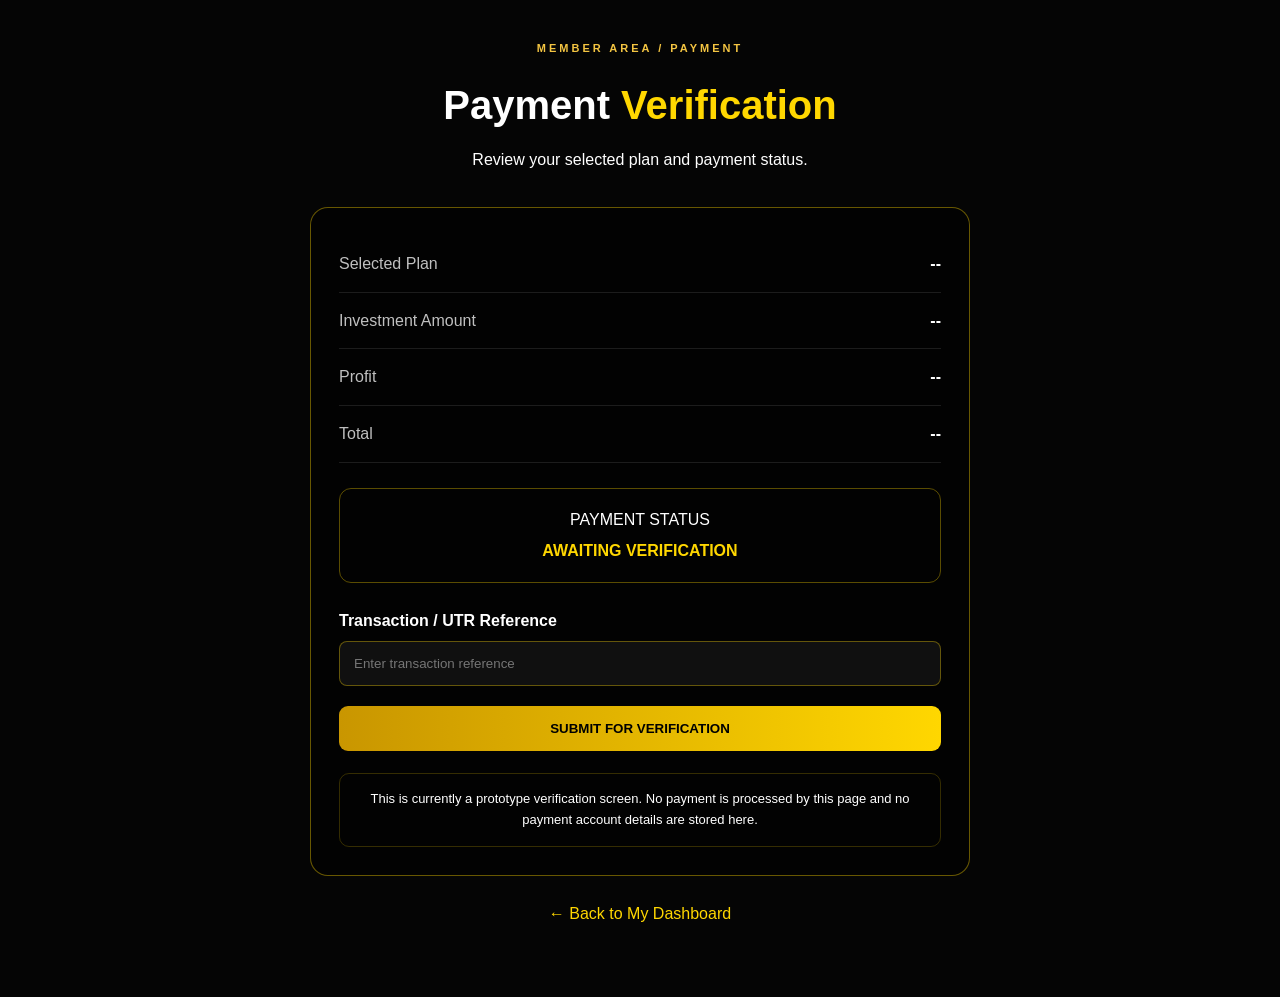
<file: Payment.html>
<!DOCTYPE html>
<html lang="en">
<head>
  <meta charset="UTF-8">
  <meta name="viewport" content="width=device-width, initial-scale=1.0">

  <title>Freedom Finance - Payment</title>

  <link rel="stylesheet" href="style.css">

  <style>
    .payment-page {
      max-width: 700px;
      margin: auto;
      padding: 40px 20px 70px;
    }

    .payment-heading {
      text-align: center;
      margin-bottom: 35px;
    }

    .payment-heading h1 {
      font-size: 40px;
      margin: 10px 0;
    }

    .payment-heading span {
      color: gold;
    }

    .payment-card {
      padding: 28px;
      border: 1px solid rgba(255,215,0,.4);
      border-radius: 18px;
      background: rgba(0,0,0,.45);
    }

    .payment-row {
      display: flex;
      justify-content: space-between;
      gap: 20px;
      padding: 15px 0;
      border-bottom: 1px solid rgba(255,255,255,.1);
    }

    .payment-row span:first-child {
      opacity: .75;
    }

    .payment-row span:last-child {
      font-weight: 800;
      text-align: right;
    }

    .payment-status {
      margin: 25px 0;
      padding: 18px;
      border: 1px solid rgba(255,215,0,.35);
      border-radius: 12px;
      text-align: center;
    }

    .payment-status strong {
      color: gold;
      display: block;
      margin-top: 6px;
    }

    .utr-label {
      display: block;
      margin: 20px 0 8px;
      font-weight: 700;
    }

    .utr-input {
      width: 100%;
      padding: 14px;
      box-sizing: border-box;
      border-radius: 8px;
      border: 1px solid rgba(255,215,0,.35);
      background: rgba(255,255,255,.06);
      color: white;
      outline: none;
    }

    .submit-btn {
      width: 100%;
      margin-top: 20px;
      padding: 15px;
      border: none;
      border-radius: 9px;
      background: linear-gradient(90deg,#c99600,#ffd700);
      color: #000;
      font-weight: 900;
      cursor: pointer;
    }

    .demo-note {
      margin-top: 22px;
      padding: 15px;
      border-radius: 10px;
      border: 1px solid rgba(255,215,0,.2);
      font-size: 13px;
      line-height: 1.6;
      text-align: center;
    }

    .back-link {
      display: block;
      text-align: center;
      margin-top: 25px;
      color: gold;
      text-decoration: none;
    }
  </style>
</head>

<body>

<div class="payment-page">

  <div class="payment-heading">

    <p class="section-number">
      MEMBER AREA / PAYMENT
    </p>

    <h1>
      Payment <span>Verification</span>
    </h1>

    <p class="community-text">
      Review your selected plan and payment status.
    </p>

  </div>


  <div class="payment-card">

    <div class="payment-row">
      <span>Selected Plan</span>
      <span id="planName">--</span>
    </div>

    <div class="payment-row">
      <span>Investment Amount</span>
      <span id="planAmount">--</span>
    </div>

    <div class="payment-row">
      <span>Profit</span>
      <span id="planProfit">--</span>
    </div>

    <div class="payment-row">
      <span>Total</span>
      <span id="planTotal">--</span>
    </div>


    <div class="payment-status">

      PAYMENT STATUS

      <strong>AWAITING VERIFICATION</strong>

    </div>


    <label class="utr-label">
      Transaction / UTR Reference
    </label>

    <input
      type="text"
      id="utr"
      class="utr-input"
      placeholder="Enter transaction reference">


    <button
      class="submit-btn"
      onclick="submitPayment()">

      SUBMIT FOR VERIFICATION

    </button>


    <div class="demo-note">

      This is currently a prototype verification screen.
      No payment is processed by this page and no payment
      account details are stored here.

    </div>

  </div>


  <a
    href="member-dashboard.html"
    class="back-link">

    ← Back to My Dashboard

  </a>

</div>


<script>

const planName =
  localStorage.getItem("selectedPlan") || "--";

const planAmount =
  localStorage.getItem("selectedAmount") || "--";

const planProfit =
  localStorage.getItem("selectedProfit") || "--";

const planTotal =
  localStorage.getItem("selectedTotal") || "--";


document.getElementById("planName").textContent =
  planName;

document.getElementById("planAmount").textContent =
  planAmount;

document.getElementById("planProfit").textContent =
  planProfit;

document.getElementById("planTotal").textContent =
  planTotal;


function submitPayment() {

  const utr =
    document.getElementById("utr").value.trim();

  if (!utr) {

    alert("Please enter your transaction reference.");

    return;

  }

  localStorage.setItem("paymentStatus", "Pending Verification");
  localStorage.setItem("transactionReference", utr);

  alert(
    "Payment reference submitted successfully. " +
    "Status: Pending Verification."
  );

  window.location.href = "member-dashboard.html";

}

</script>

</body>
</html>
</file>
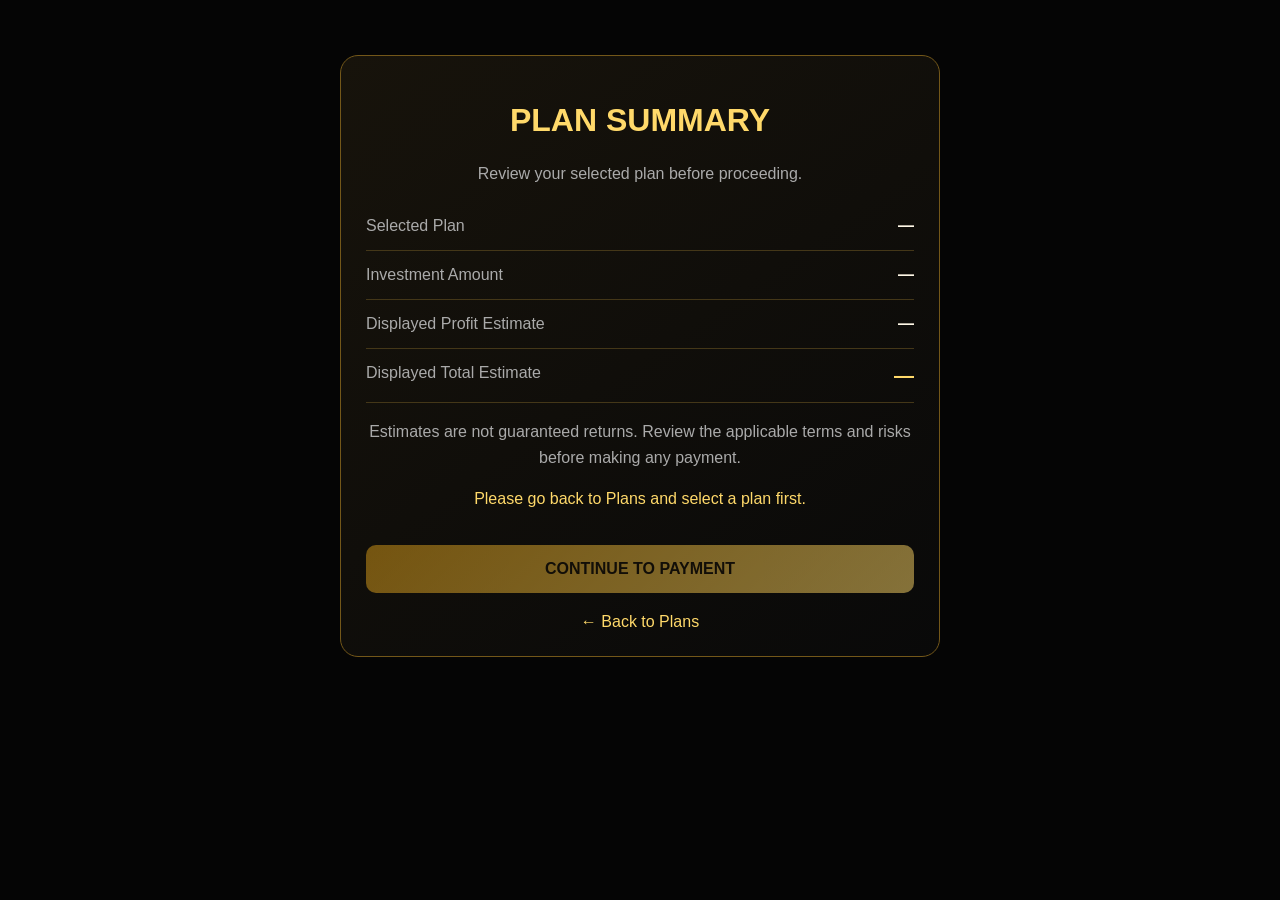
<file: plan-summary.html>
<!DOCTYPE html>
<html lang="en">
<head>
<meta charset="UTF-8">
<meta name="viewport" content="width=device-width, initial-scale=1.0">
<title>Freedom Finance - Plan Summary</title>

<style>
* {
  box-sizing: border-box;
}

body {
  margin: 0;
  padding: 20px;
  background: #050505;
  color: #fff8e7;
  font-family: Arial, sans-serif;
}

.container {
  max-width: 600px;
  margin: 35px auto;
}

.card {
  padding: 25px;
  border: 1px solid #735719;
  border-radius: 18px;
  background: linear-gradient(145deg, #17130b, #090909);
}

h1 {
  color: #ffd96a;
  text-align: center;
}

.subtitle {
  text-align: center;
  color: #aaa;
  line-height: 1.6;
}

.row {
  display: flex;
  justify-content: space-between;
  gap: 12px;
  padding: 15px 0;
  border-bottom: 1px solid #443718;
}

.row span:first-child {
  color: #aaa;
}

.row strong {
  text-align: right;
  overflow-wrap: anywhere;
}

.total {
  color: #ffd96a;
  font-size: 20px;
}

button {
  width: 100%;
  padding: 15px;
  margin-top: 18px;
  border: none;
  border-radius: 10px;
  background: linear-gradient(135deg, #d99b16, #ffd96a);
  color: #171107;
  font-size: 16px;
  font-weight: bold;
  cursor: pointer;
}

.back {
  display: block;
  margin-top: 20px;
  text-align: center;
  color: #ffd96a;
  text-decoration: none;
}

.message {
  color: #ffd96a;
  text-align: center;
  line-height: 1.5;
}
</style>
</head>

<body>

<div class="container">
  <div class="card">
    <h1>PLAN SUMMARY</h1>

    <p class="subtitle">
      Review your selected plan before proceeding.
    </p>

    <div class="row">
      <span>Selected Plan</span>
      <strong id="planName">—</strong>
    </div>

    <div class="row">
      <span>Investment Amount</span>
      <strong id="planAmount">—</strong>
    </div>

    <div class="row">
      <span>Displayed Profit Estimate</span>
      <strong id="planProfit">—</strong>
    </div>

    <div class="row">
      <span>Displayed Total Estimate</span>
      <strong class="total" id="planTotal">—</strong>
    </div>

    <p class="subtitle">
      Estimates are not guaranteed returns. Review the applicable
      terms and risks before making any payment.
    </p>

    <p class="message" id="message"></p>

    <button id="continueBtn" type="button">
      CONTINUE TO PAYMENT
    </button>

    <a class="back" href="plans.html">← Back to Plans</a>
  </div>
</div>

<script>
const plan = localStorage.getItem("selectedPlan");
const amount = localStorage.getItem("selectedAmount");
const profit = localStorage.getItem("selectedProfit");
const total = localStorage.getItem("selectedTotal");

const message = document.getElementById("message");
const continueBtn = document.getElementById("continueBtn");

if (plan && amount && profit && total) {
  document.getElementById("planName").textContent = plan;
  document.getElementById("planAmount").textContent = amount;
  document.getElementById("planProfit").textContent = profit;
  document.getElementById("planTotal").textContent = total;
} else {
  message.textContent =
    "Please go back to Plans and select a plan first.";
  continueBtn.disabled = true;
  continueBtn.style.opacity = "0.5";
}

continueBtn.addEventListener("click", function () {
  if (!plan || !amount || !profit || !total) {
    return;
  }

  window.location.href = "payment.html";
});
</script>

</body>
</html>
</file>
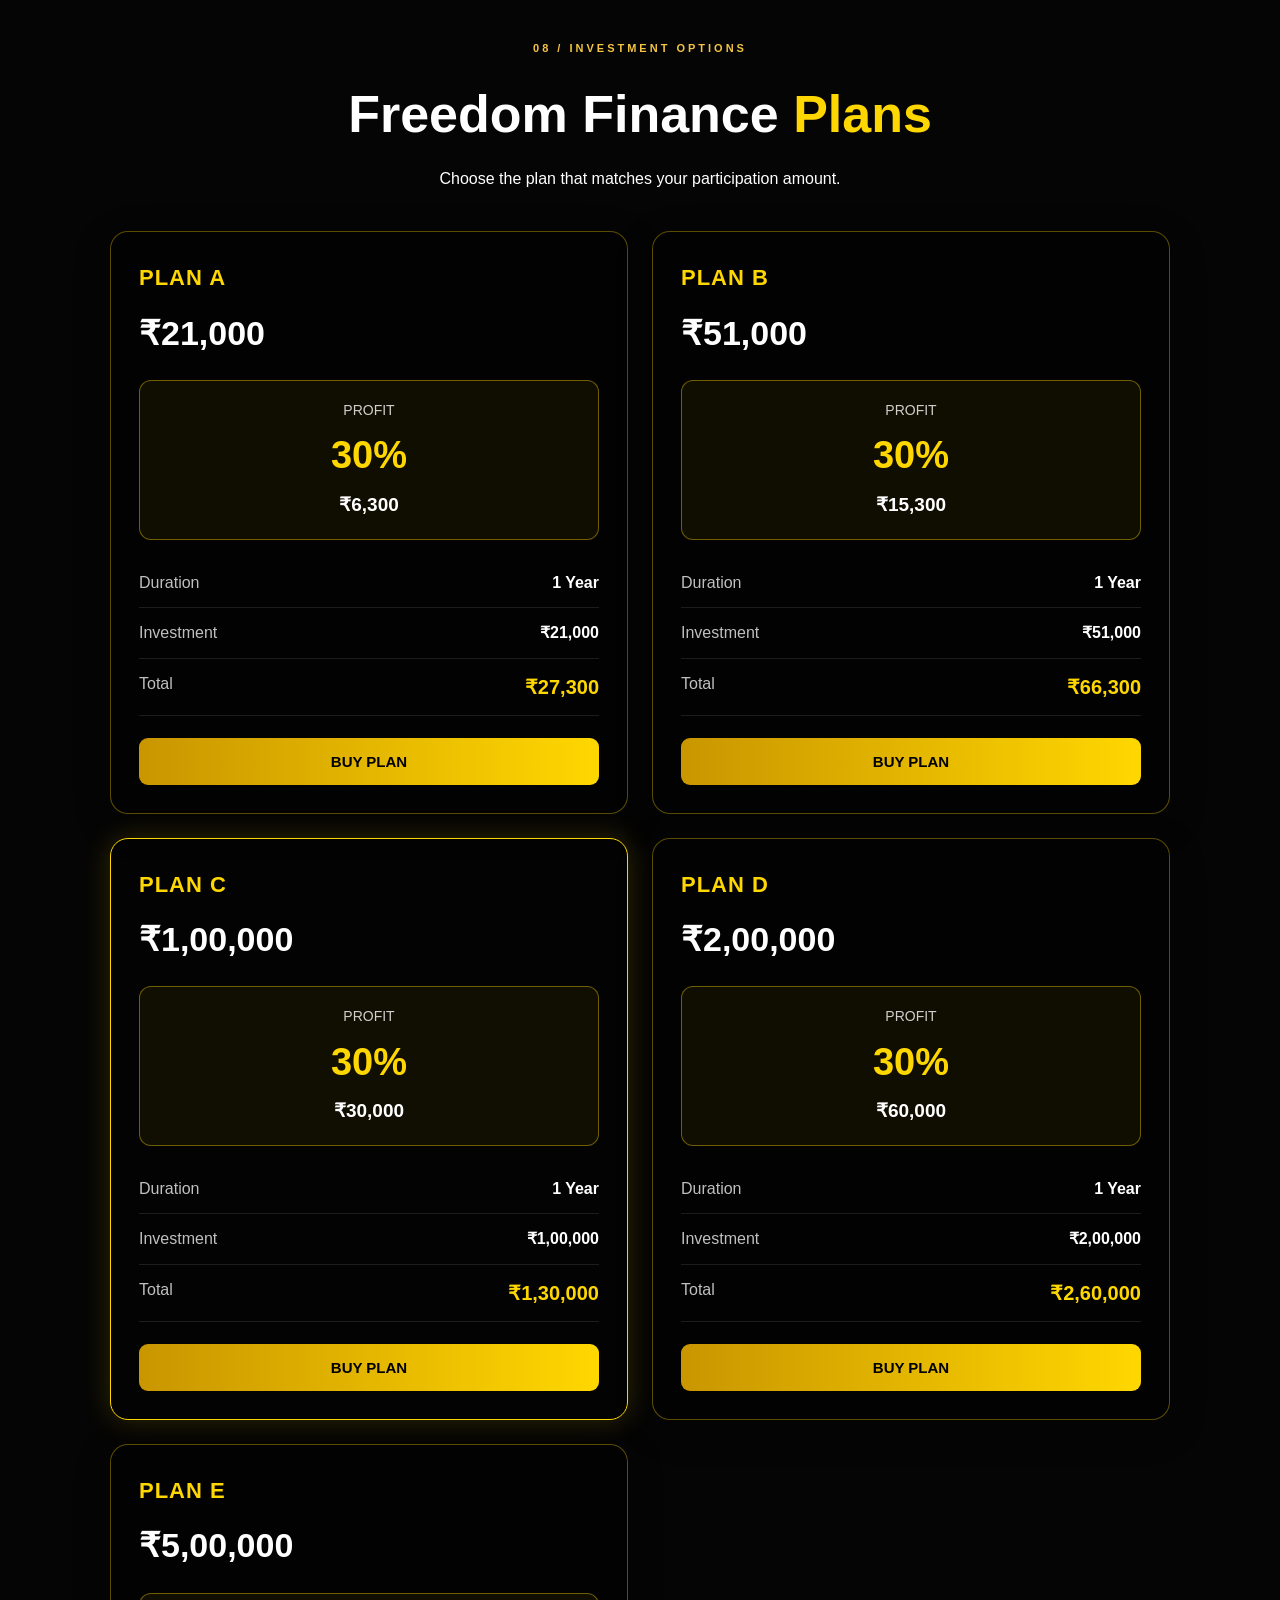
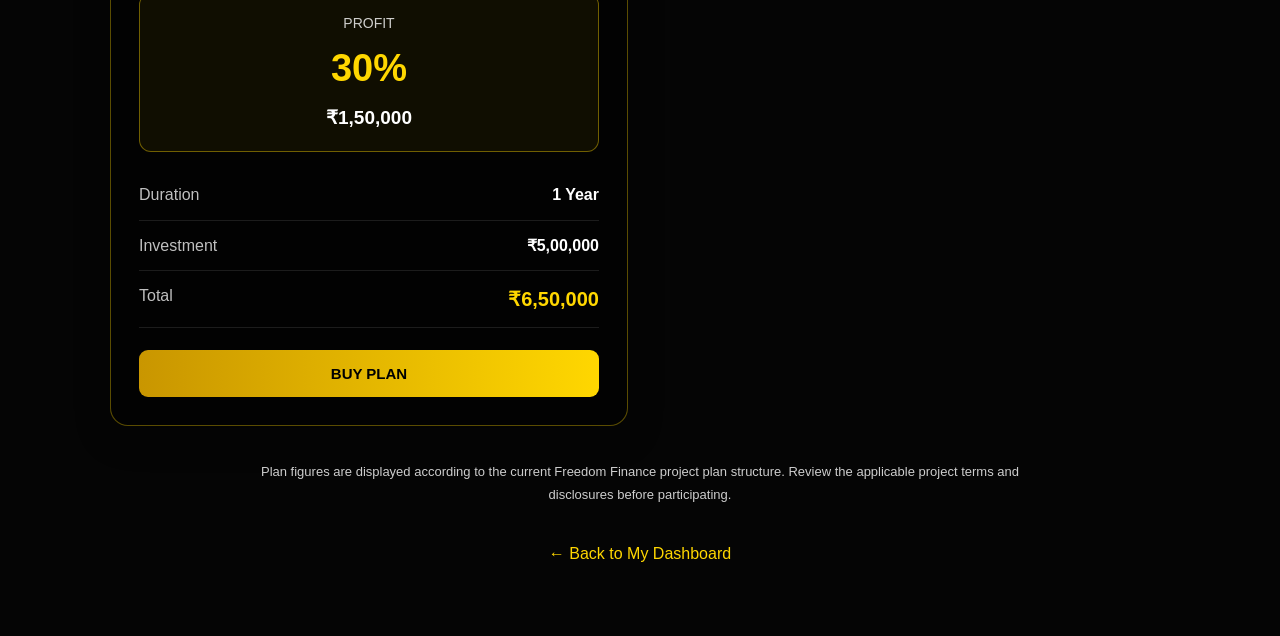
<file: plans.html>
<!DOCTYPE html>
<html lang="en">
<head>
  <meta charset="UTF-8">
  <meta name="viewport" content="width=device-width, initial-scale=1.0">

  <title>Freedom Finance - Plans</title>
  <link rel="stylesheet" href="style.css">

  <style>
    .plans-page {
      max-width: 1100px;
      margin: auto;
      padding: 40px 20px 70px;
    }

    .plans-heading {
      text-align: center;
      margin-bottom: 40px;
    }

    .plans-heading h1 {
      font-size: clamp(30px, 6vw, 52px);
      margin: 10px 0;
    }

    .plans-heading h1 span {
      color: gold;
    }

    .plans-grid {
      display: grid;
      grid-template-columns: repeat(2, 1fr);
      gap: 24px;
    }

    .plan-card {
      padding: 28px;
      border: 1px solid rgba(255,215,0,.35);
      border-radius: 18px;
      background: rgba(0,0,0,.45);
      box-shadow: 0 10px 35px rgba(0,0,0,.3);
    }

    .plan-card.featured {
      border-color: gold;
      box-shadow: 0 0 28px rgba(255,215,0,.18);
    }

    .plan-name {
      color: gold;
      font-size: 22px;
      font-weight: 900;
      letter-spacing: 1px;
    }

    .plan-amount {
      font-size: 34px;
      font-weight: 900;
      margin: 10px 0 20px;
    }

    .profit-box {
      text-align: center;
      padding: 18px;
      margin: 18px 0;
      border: 1px solid rgba(255,215,0,.4);
      border-radius: 12px;
      background: rgba(255,215,0,.06);
    }

    .profit-label {
      font-size: 14px;
      opacity: .8;
    }

    .profit-percent {
      display: block;
      color: gold;
      font-size: 38px;
      font-weight: 900;
      margin: 4px 0;
    }

    .profit-amount {
      font-size: 19px;
      font-weight: 800;
    }

    .plan-row {
      display: flex;
      justify-content: space-between;
      padding: 12px 0;
      border-bottom: 1px solid rgba(255,255,255,.1);
    }

    .plan-row span:first-child {
      opacity: .75;
    }

    .plan-row span:last-child {
      font-weight: 800;
    }

    .total-value {
      color: gold;
      font-size: 20px;
      font-weight: 900 !important;
    }

    .buy-plan-btn {
      width: 100%;
      margin-top: 22px;
      padding: 15px;
      border: none;
      border-radius: 9px;
      background: linear-gradient(90deg,#c99600,#ffd700);
      color: #000;
      font-size: 15px;
      font-weight: 900;
      cursor: pointer;
    }

    .selected-box {
      display: none;
      max-width: 650px;
      margin: 40px auto 0;
      padding: 28px;
      border: 1px solid gold;
      border-radius: 16px;
      text-align: center;
    }

    .selected-box h2 {
      color: gold;
    }

    .continue-btn {
      width: 100%;
      padding: 14px;
      margin-top: 18px;
      border: 1px solid gold;
      border-radius: 9px;
      background: transparent;
      color: gold;
      font-weight: 900;
      cursor: pointer;
    }

    .plan-note {
      margin: 35px auto;
      max-width: 800px;
      text-align: center;
      font-size: 13px;
      line-height: 1.7;
      opacity: .8;
    }

    .back-link {
      display: block;
      text-align: center;
      color: gold;
      text-decoration: none;
    }

    @media (max-width: 700px) {
      .plans-grid {
        grid-template-columns: 1fr;
      }
    }
  </style>
</head>

<body>

<div class="plans-page">

  <div class="plans-heading">

    <p class="section-number">08 / INVESTMENT OPTIONS</p>

    <h1>
      Freedom Finance <span>Plans</span>
    </h1>

    <p class="community-text">
      Choose the plan that matches your participation amount.
    </p>

  </div>


  <div class="plans-grid">


    <!-- PLAN A -->

    <div class="plan-card">

      <div class="plan-name">PLAN A</div>
      <div class="plan-amount">₹21,000</div>

      <div class="profit-box">
        <div class="profit-label">PROFIT</div>
        <span class="profit-percent">30%</span>
        <div class="profit-amount">₹6,300</div>
      </div>

      <div class="plan-row">
        <span>Duration</span>
        <span>1 Year</span>
      </div>

      <div class="plan-row">
        <span>Investment</span>
        <span>₹21,000</span>
      </div>

      <div class="plan-row">
        <span>Total</span>
        <span class="total-value">₹27,300</span>
      </div>

      <button class="buy-plan-btn"
        onclick="selectPlan('Plan A','₹21,000','₹6,300','₹27,300')">
        BUY PLAN
      </button>

    </div>


    <!-- PLAN B -->

    <div class="plan-card">

      <div class="plan-name">PLAN B</div>
      <div class="plan-amount">₹51,000</div>

      <div class="profit-box">
        <div class="profit-label">PROFIT</div>
        <span class="profit-percent">30%</span>
        <div class="profit-amount">₹15,300</div>
      </div>

      <div class="plan-row">
        <span>Duration</span>
        <span>1 Year</span>
      </div>

      <div class="plan-row">
        <span>Investment</span>
        <span>₹51,000</span>
      </div>

      <div class="plan-row">
        <span>Total</span>
        <span class="total-value">₹66,300</span>
      </div>

      <button class="buy-plan-btn"
        onclick="selectPlan('Plan B','₹51,000','₹15,300','₹66,300')">
        BUY PLAN
      </button>

    </div>


    <!-- PLAN C -->

    <div class="plan-card featured">

      <div class="plan-name">PLAN C</div>
      <div class="plan-amount">₹1,00,000</div>

      <div class="profit-box">
        <div class="profit-label">PROFIT</div>
        <span class="profit-percent">30%</span>
        <div class="profit-amount">₹30,000</div>
      </div>

      <div class="plan-row">
        <span>Duration</span>
        <span>1 Year</span>
      </div>

      <div class="plan-row">
        <span>Investment</span>
        <span>₹1,00,000</span>
      </div>

      <div class="plan-row">
        <span>Total</span>
        <span class="total-value">₹1,30,000</span>
      </div>

      <button class="buy-plan-btn"
        onclick="selectPlan('Plan C','₹1,00,000','₹30,000','₹1,30,000')">
        BUY PLAN
      </button>

    </div>


    <!-- PLAN D -->

    <div class="plan-card">

      <div class="plan-name">PLAN D</div>
      <div class="plan-amount">₹2,00,000</div>

      <div class="profit-box">
        <div class="profit-label">PROFIT</div>
        <span class="profit-percent">30%</span>
        <div class="profit-amount">₹60,000</div>
      </div>

      <div class="plan-row">
        <span>Duration</span>
        <span>1 Year</span>
      </div>

      <div class="plan-row">
        <span>Investment</span>
        <span>₹2,00,000</span>
      </div>

      <div class="plan-row">
        <span>Total</span>
        <span class="total-value">₹2,60,000</span>
      </div>

      <button class="buy-plan-btn"
        onclick="selectPlan('Plan D','₹2,00,000','₹60,000','₹2,60,000')">
        BUY PLAN
      </button>

    </div>


    <!-- PLAN E -->

    <div class="plan-card">

      <div class="plan-name">PLAN E</div>
      <div class="plan-amount">₹5,00,000</div>

      <div class="profit-box">
        <div class="profit-label">PROFIT</div>
        <span class="profit-percent">30%</span>
        <div class="profit-amount">₹1,50,000</div>
      </div>

      <div class="plan-row">
        <span>Duration</span>
        <span>1 Year</span>
      </div>

      <div class="plan-row">
        <span>Investment</span>
        <span>₹5,00,000</span>
      </div>

      <div class="plan-row">
        <span>Total</span>
        <span class="total-value">₹6,50,000</span>
      </div>

      <button class="buy-plan-btn"
        onclick="selectPlan('Plan E','₹5,00,000','₹1,50,000','₹6,50,000')">
        BUY PLAN
      </button>

    </div>

  </div>


  <!-- SELECTED PLAN -->

  <div class="selected-box" id="selectedBox">

    <h2>SELECTED PLAN</h2>

    <p id="selectedName"></p>
    <p>Investment: <strong id="selectedAmount"></strong></p>
    <p>30% Profit: <strong id="selectedProfit"></strong></p>
    <p>Total: <strong id="selectedTotal"></strong></p>

    <button class="continue-btn"
      onclick="continuePlan()">
      CONTINUE
    </button>

  </div>


  <div class="plan-note">
    Plan figures are displayed according to the current
    Freedom Finance project plan structure. Review the
    applicable project terms and disclosures before
    participating.
  </div>


  <a href="member-dashboard.html" class="back-link">
    ← Back to My Dashboard
  </a>

</div>


<script>

function selectPlan(name, amount, profit, total) {

  localStorage.setItem("selectedPlan", name);
  localStorage.setItem("selectedAmount", amount);
  localStorage.setItem("selectedProfit", profit);
  localStorage.setItem("selectedTotal", total);

  document.getElementById("selectedName").textContent = name;
  document.getElementById("selectedAmount").textContent = amount;
  document.getElementById("selectedProfit").textContent = profit;
  document.getElementById("selectedTotal").textContent = total;

  document.getElementById("selectedBox").style.display = "block";

  document.getElementById("selectedBox").scrollIntoView({
    behavior: "smooth",
    block: "center"
  });

}


function continuePlan() {

  window.location.href = "plan-summary.html";

}

</script>

</body>
</html>
</file>
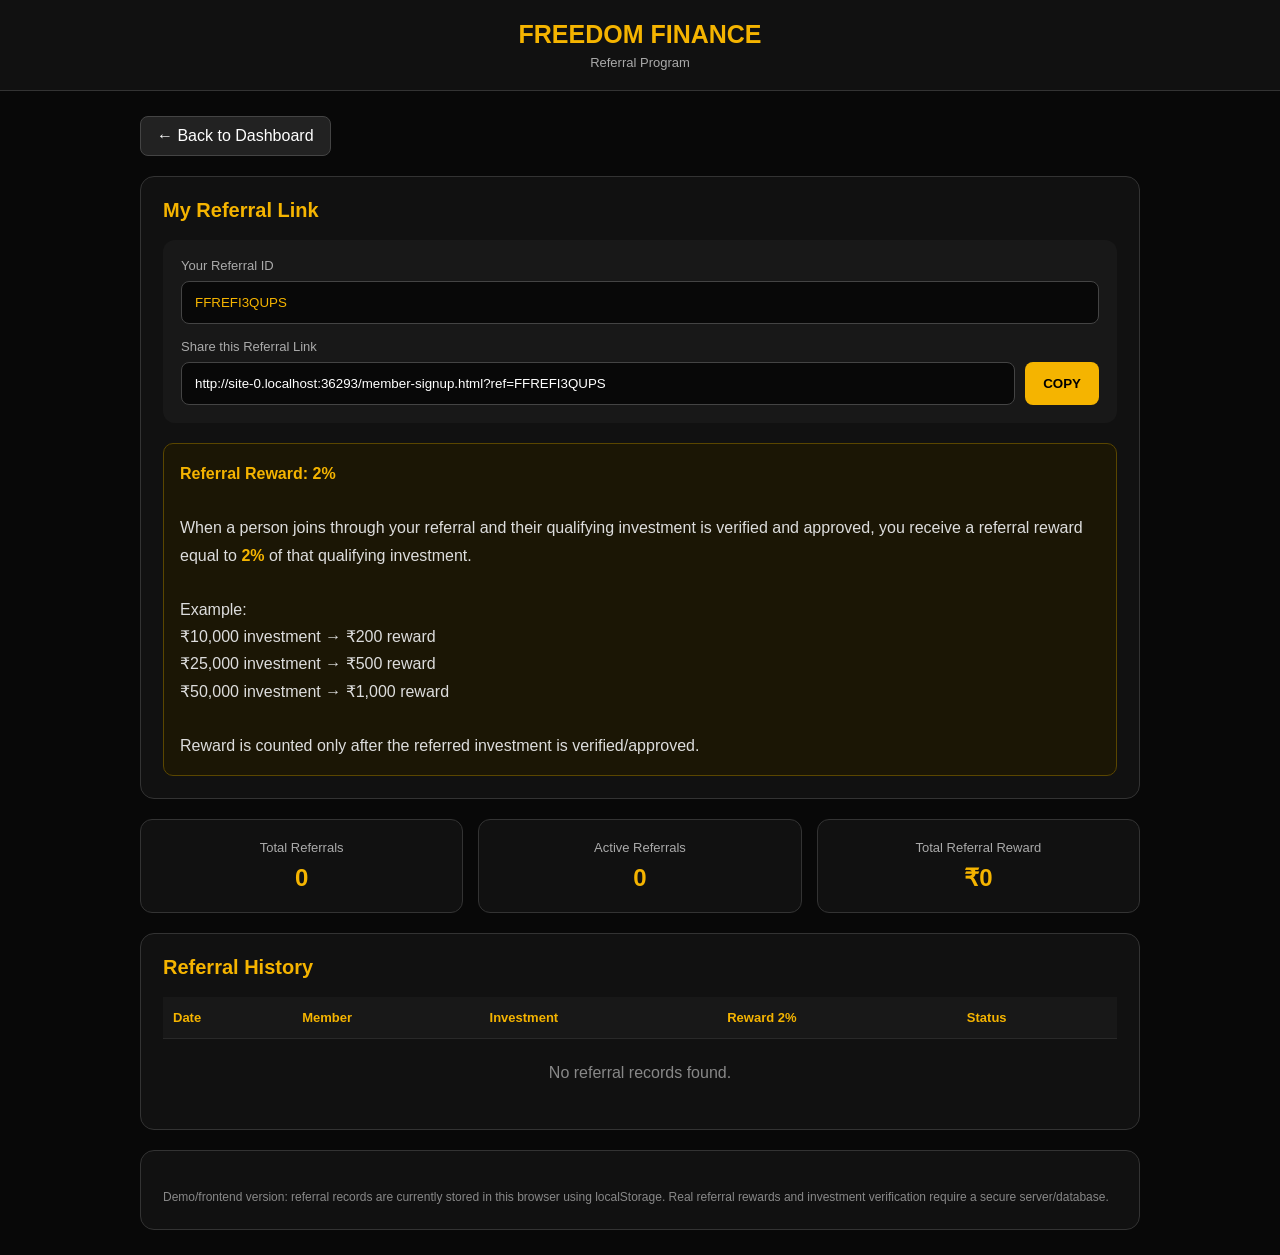
<file: referral.html>
<!DOCTYPE html>
<html lang="en">
<head>
<meta charset="UTF-8">
<meta name="viewport" content="width=device-width, initial-scale=1.0">

<title>Referral Program - Freedom Finance</title>

<style>
*{
    box-sizing:border-box;
    margin:0;
    padding:0;
    font-family:Arial,sans-serif;
}

body{
    background:#080808;
    color:#fff;
    min-height:100vh;
}

.header{
    background:#111;
    border-bottom:1px solid #333;
    padding:20px 15px;
    text-align:center;
}

.header h1{
    color:#f5b400;
    font-size:25px;
}

.header p{
    color:#aaa;
    font-size:13px;
    margin-top:6px;
}

.container{
    width:94%;
    max-width:1000px;
    margin:25px auto;
}

.back{
    display:inline-block;
    text-decoration:none;
    color:#fff;
    background:#222;
    border:1px solid #444;
    padding:10px 16px;
    border-radius:8px;
    margin-bottom:20px;
}

.card{
    background:#111;
    border:1px solid #333;
    border-radius:14px;
    padding:22px;
    margin-bottom:20px;
}

.card h2{
    color:#f5b400;
    margin-bottom:18px;
    font-size:20px;
}

.referral-box{
    background:#181818;
    border-radius:12px;
    padding:18px;
    margin-bottom:20px;
}

.referral-box label{
    display:block;
    color:#aaa;
    font-size:13px;
    margin-bottom:8px;
}

.link-row{
    display:flex;
    gap:10px;
}

.link-row input{
    flex:1;
    min-width:0;
    background:#080808;
    color:#fff;
    border:1px solid #444;
    padding:13px;
    border-radius:8px;
}

.copy-btn{
    background:#f5b400;
    color:#000;
    border:0;
    border-radius:8px;
    padding:0 18px;
    font-weight:bold;
    cursor:pointer;
}

.rule{
    background:#1b1605;
    border:1px solid #5a4600;
    padding:16px;
    border-radius:10px;
    line-height:1.7;
    color:#ddd;
}

.rule strong{
    color:#f5b400;
}

.stats{
    display:grid;
    grid-template-columns:repeat(3,1fr);
    gap:15px;
    margin-bottom:20px;
}

.stat{
    background:#111;
    border:1px solid #333;
    border-radius:12px;
    padding:20px;
    text-align:center;
}

.stat span{
    display:block;
    color:#aaa;
    font-size:13px;
    margin-bottom:9px;
}

.stat strong{
    color:#f5b400;
    font-size:24px;
}

.table-box{
    overflow-x:auto;
}

table{
    width:100%;
    border-collapse:collapse;
    min-width:700px;
}

th,
td{
    padding:13px 10px;
    border-bottom:1px solid #292929;
    text-align:left;
    font-size:13px;
}

th{
    color:#f5b400;
    background:#181818;
}

td{
    color:#ddd;
}

.approved{
    color:#52d273;
    font-weight:bold;
}

.pending{
    color:#f5b400;
    font-weight:bold;
}

.empty{
    text-align:center;
    padding:25px;
    color:#888;
}

.message{
    display:none;
    margin-top:12px;
    padding:10px;
    background:#182318;
    color:#52d273;
    border-radius:8px;
    text-align:center;
}

.note{
    color:#888;
    font-size:12px;
    line-height:1.6;
    margin-top:15px;
}

@media(max-width:600px){

    .stats{
        grid-template-columns:1fr;
    }

    .link-row{
        flex-direction:column;
    }

    .copy-btn{
        padding:13px;
    }

    .container{
        width:92%;
    }
}
</style>
</head>

<body>

<div class="header">
    <h1>FREEDOM FINANCE</h1>
    <p>Referral Program</p>
</div>


<div class="container">

<a href="member-dashboard.html" class="back">
    ← Back to Dashboard
</a>


<div class="card">

    <h2>My Referral Link</h2>

    <div class="referral-box">

        <label>Your Referral ID</label>

        <input
            type="text"
            id="referralId"
            readonly
            style="width:100%;background:#080808;color:#f5b400;border:1px solid #444;padding:13px;border-radius:8px;margin-bottom:15px;"
        >

        <label>Share this Referral Link</label>

        <div class="link-row">

            <input
                type="text"
                id="referralLink"
                readonly
            >

            <button
                class="copy-btn"
                onclick="copyReferral()"
            >
                COPY
            </button>

        </div>

        <div id="copyMessage" class="message">
            Referral link copied successfully.
        </div>

    </div>


    <div class="rule">

        <strong>Referral Reward: 2%</strong>

        <br><br>

        When a person joins through your referral
        and their qualifying investment is verified
        and approved, you receive a referral reward
        equal to <strong>2%</strong> of that qualifying
        investment.

        <br><br>

        Example:

        <br>

        ₹10,000 investment → ₹200 reward

        <br>

        ₹25,000 investment → ₹500 reward

        <br>

        ₹50,000 investment → ₹1,000 reward

        <br><br>

        Reward is counted only after the referred
        investment is verified/approved.
    </div>

</div>


<div class="stats">

    <div class="stat">
        <span>Total Referrals</span>
        <strong id="totalReferrals">0</strong>
    </div>

    <div class="stat">
        <span>Active Referrals</span>
        <strong id="activeReferrals">0</strong>
    </div>

    <div class="stat">
        <span>Total Referral Reward</span>
        <strong id="totalReward">₹0</strong>
    </div>

</div>


<div class="card">

    <h2>Referral History</h2>

    <div class="table-box">

        <table>

            <thead>

                <tr>
                    <th>Date</th>
                    <th>Member</th>
                    <th>Investment</th>
                    <th>Reward 2%</th>
                    <th>Status</th>
                </tr>

            </thead>

            <tbody id="referralBody"></tbody>

        </table>

        <div id="emptyMessage" class="empty">
            No referral records found.
        </div>

    </div>

</div>


<div class="card">

    <div class="note">

        Demo/frontend version: referral records are
        currently stored in this browser using
        localStorage. Real referral rewards and
        investment verification require a secure
        server/database.

    </div>

</div>

</div>


<script>

let currentMember =
    JSON.parse(
        localStorage.getItem("currentMember") || "null"
    );


let referralId = "";


/* Get referral ID */

if(currentMember && currentMember.myReferralId){

    referralId = currentMember.myReferralId;

}

else if(currentMember && currentMember.referralId){

    referralId = currentMember.referralId;

}

else{

    referralId =
        localStorage.getItem("referralId") || "";

}


/* Create referral ID if none exists */

if(!referralId){

    referralId =
        "FFREF" +
        Math.random()
        .toString(36)
        .substring(2,8)
        .toUpperCase();

    localStorage.setItem(
        "referralId",
        referralId
    );

}


/* Display referral ID */

document.getElementById("referralId").value =
    referralId;


/* Create referral link */

const basePath =
    window.location.href.substring(
        0,
        window.location.href.lastIndexOf("/") + 1
    );


const referralLink =
    basePath +
    "member-signup.html?ref=" +
    encodeURIComponent(referralId);


document.getElementById("referralLink").value =
    referralLink;


/* Copy referral */

function copyReferral(){

    const input =
        document.getElementById("referralLink");

    input.select();
    input.setSelectionRange(0,99999);

    navigator.clipboard.writeText(input.value)
    .then(function(){

        const msg =
            document.getElementById("copyMessage");

        msg.style.display = "block";

        setTimeout(function(){

            msg.style.display = "none";

        },2500);

    })
    .catch(function(){

        document.execCommand("copy");

        const msg =
            document.getElementById("copyMessage");

        msg.textContent =
            "Referral link copied.";

        msg.style.display = "block";

    });

}


/* Load referral records */

let referrals =
    JSON.parse(
        localStorage.getItem("referrals") || "[]"
    );


const tbody =
    document.getElementById("referralBody");

const emptyMessage =
    document.getElementById("emptyMessage");


let totalReferrals = 0;
let activeReferrals = 0;
let totalReward = 0;


referrals.forEach(function(item){

    /*
       Show only referrals belonging
       to the current member when
       referredBy is available.
    */

    if(
        item.referredBy &&
        item.referredBy !== referralId
    ){

        return;

    }


    totalReferrals++;


    const investment =
        Number(item.investment || 0);


    const reward =
        investment * 0.02;


    const status =
        item.status || "Pending";


    if(
        status.toLowerCase() === "approved"
    ){

        activeReferrals++;

        totalReward += reward;

    }


    const row =
        document.createElement("tr");


    let statusClass =
        status.toLowerCase();


    row.innerHTML = `

        <td>
            ${item.date || item.createdAt || "—"}
        </td>

        <td>
            ${item.memberName ||
              item.member ||
              item.email ||
              "Member"}
        </td>

        <td>
            ₹${investment.toLocaleString("en-IN")}
        </td>

        <td>
            ₹${reward.toLocaleString("en-IN")}
        </td>

        <td class="${statusClass}">
            ${status}
        </td>

    `;


    tbody.appendChild(row);

});


if(totalReferrals === 0){

    emptyMessage.style.display = "block";

}

else{

    emptyMessage.style.display = "none";

}


/* Summary */

document.getElementById("totalReferrals")
    .textContent = totalReferrals;


document.getElementById("activeReferrals")
    .textContent = activeReferrals;


document.getElementById("totalReward")
    .textContent =
        "₹" +
        totalReward.toLocaleString("en-IN");

</script>

</body>
  </html>
</file>
<file: style.css>
* {
  margin: 0;
  padding: 0;
  box-sizing: border-box;
}

html {
  scroll-behavior: smooth;
}

body {
  background: #050505;
  color: #ffffff;
  font-family: Arial, sans-serif;
  line-height: 1.6;
}

/* HEADER */

.header {
  position: fixed;
  top: 0;
  left: 0;
  width: 100%;
  height: 75px;
  z-index: 1000;

  display: flex;
  align-items: center;
  justify-content: space-between;

  padding: 0 5%;

  background: rgba(5, 5, 5, 0.9);
  border-bottom: 1px solid #3c2c08;
  backdrop-filter: blur(10px);
}

.logo {
  Index.html

<!DOCTYPE html>  <html lang="en">  
<head>  
  <meta charset="UTF-8">  
  <meta name="viewport" content="width=device-width, initial-scale=1.0">    <title>Freedom Finance</title>    <link rel="stylesheet" href="style.css">  
</head>  <bo>    <!-- HEADER -->    <header class="header">  
    <div class="logo">  
      <span><img src="Assets/1542/Logo.png" alt="Freedom Finance Logo" class="site-logo"></span>  
      <div>  
        <strong>FREEDOM</strong>  
        <small>FINANCE</small>  
      </div>  
    </div>  <input type="checkbox" id="menuToggle">

<label for="menuToggle" class="menu-btn">☰</label>

<nav id="menu">  
  <a href="#home">Home</a>  
  <a href="#about">About</a>  
  <a href="#benefits">Benefits</a>  
  <a href="#investment">Investment</a>  
  <a href="#roadmap">Roadmap</a>  
  <a href="#tokenomics">Tokenomics</a>  
  <a href="#whitepaper">Whitepaper</a>  
  <a href="#how-to-buy">How to Buy</a>  
  <a href="#business-model">Business Model</a>  
  <a href="#disclaimer">Disclaimer</a>                                        
</nav>

  </header>    <!-- HERO -->  <p>Period: 1 Year<//* ================================
   FREEDOM FINANCE MEMBER PORTAL
================================ */

.signup-card {
  width: 100%;
  max-width: 520px;
  margin: 35px auto;
  padding: 30px;
  box-sizing: border-box;
  border: 1px solid rgba(255, 215, 0, 0.35);
  border-radius: 16px;
  background: rgba(0, 0, 0, 0.45);
}

.form-group {
  margin-bottom: 18px;
  text-align: left;
}

.form-group label {
  display: block;
  margin-bottom: 8px;
  font-weight: 600;
}

.form-group input {
  width: 100%;
  padding: 13px;
  box-sizing: border-box;
  border-radius: 8px;
  border: 1px solid rgba(255, 215, 0, 0.35);
  background: rgba(255, 255, 255, 0.06);
  color: #fff;
  outline: none;
}

.form-group input:focus {
  border-color: gold;
}

.form-check {
  display: flex;
  gap: 10px;
  align-items: flex-start;
  margin: 20px 0;
  text-align: left;
  font-size: 14px;
}

.form-check input {
  margin-top: 4px;
}

.signup-btn {
  width: 100%;
  padding: 14px;
  border: none;
  border-radius: 8px;
  background: linear-gradient(90deg, #c99600, #ffd700);
  color: #000;
  font-weight: 800;
  cursor: pointer;
}

.signup-btn:hover {
  opacity: 0.9;
}

.signup-message {
  margin-top: 15px;
  text-align: center;
}

.login-text {
  margin-top: 22px;
  text-align: center;
}

.login-text a,
.back-home a {
  color: gold;
  text-decoration: none;
}

.back-home {
  text-align: center;
  margin-top: 25px;
}

.community-actions {
  display: flex;
  justify-content: center;
  gap: 15px;
  flex-wrap: wrap;
  margin-top: 30px;
}

.community-btn {
  display: inline-block;
  padding: 13px 24px;
  border-radius: 8px;
  background: linear-gradient(90deg, #c99600, #ffd700);
  color: #000;
  text-decoration: none;
  font-weight: 800;
}

.community-btn.secondary {
  background: transparent;
  color: gold;
  border: 1px solid gold;
}

.community-note {
  max-width: 650px;
  margin: 25px auto;
  padding: 15px;
  border-radius: 10px;
  text-align: center;
  font-size: 14px;
  line-height: 1.6;
  border: 1px solid rgba(255, 215, 0, 0.25);
}

.dashboard-item {
  padding: 18px;
  margin-bottom: 15px;
  border-radius: 10px;
  border: 1px solid rgba(255, 215, 0, 0.25);
  text-align: left;
}

.dashboard-item h3 {
  margin: 0 0 8px;
  color: gold;
  font-size: 15px;
}

.dashboard-item p {
  margin: 0;
}

.member-link {
  font-weight: 700;
}p>  
  <strong>30% Profit: ₹30,000</strong>  
</div>  

<div class="investment-card">  
  <div class="plan-name">PLAN D</div>  
  <h3>₹2,00,000</h3>  
  <p>Period: 1 Year</p>  
  <strong>30% Profit: ₹60,000</strong>  
</div>  

<div class="investment-card">  
  <div class="plan-name">PLAN E</div>  
  <h3>₹5,00,000</h3>  
  <p>Period: 1 Year</p>  
  <strong>30% Profit: ₹1,50,000</strong>  
</div>

  </div>  </section>  
  </>    <p class="section-number">02 / INVESTMENT PLAN</p>    <h2>Our <span>Investment</span> Vision</h2>  <p class="section-number">02 / INVESTMENT PLAN</p>  

<h2>Our <span>Investment</span> Vision</h2>  

<div class="investment-box">  

  <h3>COMMUNITY INVESTMENT FRAMEWORK</h3>  

  <p>  
    The project aims to create a structured ecosystem where  
    participants can understand the opportunities and risks before  
    making financial decisions.  
  </p>  

  <div class="warning">  
    ⚠️ Digital assets involve risk. No profit or return is guaranteed.  
  </div>  

</div>

</>
</ul>
</div>

<div class="wp-card">  
  <h3>5. Roadmap</h3>  
  <ul>  
    <li>Phase 1 — Project concept & community building</li>  
    <li>Phase 2 — Website & ecosystem development</li>  
    <li>Phase 3 — Token launch preparation</li>  
    <li>Phase 4 — Community growth & partnerships</li>  
    <li>Phase 5 — Future blockchain utility development</li>  
  </ul>  
</div>  

<div class="wp-card">  
  <h3>6. Transparency</h3>  
  <p>  
    Important project information, token supply, contract details,  
    allocations and future unlocks will be communicated publicly when  
    officially finalized.  
  </p>  
</div>  

<div class="wp-card">  
  <h3>7. Risk Disclaimer</h3>  
  <p>  
    Freedom Finance is a proposed digital asset project. Cryptocurrency  
    markets are highly volatile and participation involves significant  
    risk, including the possible loss of capital. Nothing on this website  
    should be considered financial, investment or profit advice.  
  </p>  
</div>

  </div>  
</section>  </><

  <section id="how-to-buy" class="section dark" style="display:block;">    <!-- COMMUNITY --><!-- HOW TO BUY -->  <h3>HOW TO BUY</h3>  

<div class="buy-steps">  

  <div class="buy-step">  
    <b>01</b>  
    <p>  
      Create or open a Solana-compatible wallet such as Phantom.  
    </p>  
  </div>  

  <div class="buy-step">  
    <b>02</b>  
    <p>  
      Keep enough SOL in your wallet for the purchase and applicable  
      network or platform fees.  
    </p>  
  </div>  
  src="Assets/1542/Buisness model_01.png"  
  alt="Freedom Finance Business Model"  
  style="width:100%;max-width:900px;height:auto;display:block;margin:20px auto;">

  </div>    <div class="burning-content">  <h3>TOKEN BURNING MECHANISM</h3>  

<p>  
  A portion of tokens may be permanently removed from the circulating  
  supply through a transparent token-burning mechanism.  
</p>  

<p>  
  Any token burn will follow the project's published rules and will be  
  publicly verifiable on the Solana blockchain.  
</p>  

<div class="warning">  
  ⚠️ Token burning does not guarantee an increase in token price or  
  investment returns. Burn percentage, frequency and conditions will be  
  announced transparently before implementation.  
</div>

  </div>  </section>    </body>  
    <script src="script.js"></script>  
</html>  
</section>  
    <!-- DISCLAIMER -->  
<section id="disclaimer" class="section dark">    <p class="section-number">07 / DISCLAIMER</p>    <h2>Important <span>Disclaimer.</span></h2>    <p>  
    Freedom Finance is a crypto project and involves market risks.  
    Token prices can be highly volatile and no profit or return is guaranteed.  
    Always verify official project information before participating.  
  </p>  <img  
src="Assets/1542/Disclaimer_08.png"  
alt="Freedom Finance Disclaimer"  
style="width:100%;max-width:900px;height:auto;display:block;margin:20px auto;">

</section><footer>  <strong>FREEDOM FINANCE</strong>

  <p>  
    © 2026 Freedom Finance · Not Financial Advice.  
  </p>  </footer><p class="disclaimer-ending">  
  © 2026 Freedom Finance · Not Financial Advice.  
</p>  : flex;
  align-items: center;
  gap: 10px;
}

.logo span {
  width: 42px;
  height: 42px;

  display: grid;
  place-items: center;

  border: 1px solid #d6a51c;
  border-radius: 50%;

  color: #f4c542;
  font-size: 22px;
}

.logo strong {
  display: block;
  color: #ffffff;
  font-size: 14px;
  letter-spacing: 2px;
}

.logo small {
  display: block;
  color: #f4c542;
  font-size: 9px;
  letter-spacing: 3px;
}

nav {
  display: flex;
  gap: 22px;
}

nav a {
  color: #cccccc;
  text-decoration: none;
  fo.project-image {
  width: 100%;
  max-width: 1100px;
  margin: 50px auto 0;
  text-align: center;
}

..project-image {
  width: 70%;
  max-width: 650px;
  margin: 35px auto 0;
  text-align: center;
}

.project-image img {
  width: 100%;
  height: auto;
  max-height: 450px;
  object-fit: contain;
  display: block;
  margin: auto;
  border-radius: 14px;
}@media (max-width: 600px) {
  .project-image {
    width: 90%;
    max-width: 380px;
  }

  .project-image img {
    max-height: 350px;
  }
}
}

{

  nav {
    display: none;
  }

  nav.active {
    display: flex;
  }

  .menu-btn {
    display: block;
  }

}:hover {
  color: #f4c542;
}

.menu-btn {
  display: none;

  background: transparent;
  border: 1px solid #7b5d13;

  color: #f4c542;
  font-size: 22px;

  padding: 7px 11px;
  border-radius: 7px;
}

/* HERO */

.hero {
  min-height: 100vh;

  display: grid;
  grid-template-columns: 1fr 1fr;
  align-items: center;

  padding: 120px 8% 70px;

  position: relative;
  overflow: hidden;

  background:
    radial-gradient(
      circle at 75% 50%,
      rgba(215, 166, 30, 0.22),
      transparent 35%
    ),
    #050505;
}

.hero::before {
  content: "";

  position: absolute;
  inset: 0;

  opacity: 0.08;

  background-image:
    linear-gradient(#ffffff 1px, transparent 1px),
    linear-gradient(90deg, #ffffff 1px, transparent 1px);

  background-size: 70px 70px;
}

.hero-content {
  position: relative;
  z-index: 2;
}

.tagline {
  color: #f4c542;

  font-size: 11px;
  font-weight: bold;

  letter-spacing: 3px;
}

.hero h1 {
  font-size: clamp(55px, 8vw, 110px);

  line-height: 0.9;

  letter-spacing: -5px;

  margin: 25px 0;
}

.hero h1 span,
h2 span {
  color: #f4c542;
}

.hero-text {
  max-width: 620px;

  color: #a9a9a9;

  font-size: 16px;

  line-height: 1.8;

  margin-bottom: 30px;
}

.hero-buttons {
  display: flex;
  gap: 10px;
  flex-wrap: wrap;
}

.btn {
  display: inline-block;

  padding: 13px 20px;

  border-radius: 9px;

  text-decoration: none;

  font-size: 12px;
  font-weight: bold;

  cursor: pointer;

  border: 1px solid #f4c542;
}

.primary {
  background: #f4c542;
  color: #050505;
}

.secondary {
  background: transparent;
  color: #ffffff;
}

.btn:hover {
  transform: translateY(-2px);
}

/* HERO IMAGE */

.hero-image {
  position: relative;

  min-height: 600px;

  display: flex;

  align-items: center;
  justify-content: center;
}

.hero-image::before {
  content: "";

  position: absolute;

  width: 480px;
  height: 480px;

  border-radius: 50%;

  border: 1px solid rgba(244, 197, 66, 0.35);

  box-shadow:
    0 0 80px rgba(244, 197, 66, 0.12),
    inset 0 0 80px rgba(244, 197, 66, 0.05);
}

.hero-image img {
  position: relative;
  z-index: 2;

  width: 85%;
  max-width: 600px;

  max-height: 600px;

  object-fit: contain;

  filter:
    drop-shadow(0 0 25px rgba(244, 197, 66, 0.25));
}

/* SECTIONS */

.section {
  padding: 120px 8%;

  border-top: 1px solid #222222;
}

.section.dark {
  background: #0a0a0a;
}

.section-number {
  color: #f4c542;

  font-size: 11px;

  font-weight: bold;

  letter-spacing: 3px;

  margin-bottom: 15px;
}

.section h2 {
  font-size: clamp(40px, 5vw, 70px);

  line-height: 1;

  letter-spacing: -3px;

  margin-bottom: 30px;
}

.section > p {
  max-width: 850px;

  color: #aaaaaa;

  line-height: 1.8;
}

/* CARDS */

.cards {
  display: grid;

  grid-template-columns: repeat(3, 1fr);

  gap: 18px;

  margin-top: 45px;
}

.card {
  padding: 30px;

  border: 1px solid #292929;

  border-radius: 16px;

  background:
    linear-gradient(
      145deg,
      #151515,
      #080808
    );

  transition: 0.3s;
}

.card:hover {
  transform: translateY(-6px);

  border-color: #8a6817;
}

.card h3 {
  color: #f4c542;

  margin: 15px 0;
}

.card p {
  color: #999999;
}

/* INVESTMENT */

.investment-box {
  margin-top: 40px;

  max-width: 900px;

  padding: 35px;

  border: 1px solid #3b3018;

  border-radius: 18px;

  background: #0d0c09;
}

.investment-box h3 {
  color: #f4c542;

  margin-bottom: 15px;
}

.investment-box p {
  color: #aaa;
}

.warning {
  margin-top: 25px;

  padding: 17px;

  border-radius: 10px;

  border: 1px solid #725816;

  background: #191305;

  color: #d8c98f;

  font-size: 13px;
}

/* ROADMAP */

.roadmap {
  display: grid;

  grid-template-columns: repeat(4, 1fr);

  gap: 15px;

  margin-top: 50px;
}

.road {
  padding: 28px;

  border-top: 2px solid #f4c542;

  background: #0f0f0f;
}

.road b {
  color: #f4c542;

  font-size: 11px;

  letter-spacing: 2px;
}

.road h3 {
  margin: 15px 0;

  font-size: 18px;
}

.road p {
  color: #999999;
}

/* TOKENOMICS */

.tokenomics {
  display: grid;

  grid-template-columns: repeat(4, 1fr);

  gap: 15px;

  margin-top: 45px;
}

.tokenomics div {
  padding: 28px;

  border: 1px solid #292929;

  border-radius: 15px;

  background: #0c0c0c;
}

.tokenomics h3 {
  color: #888888;

  font-size: 11px;

  letter-spacing: 1px;

  margin-bottom: 15px;
}

.tokenomics strong {
  color: #f4c542;

  font-size: 18px;
}

/* WHITEPAPER */

.whitepaper-box {
  max-width: 850px;

  margin-top: 40px;

  padding: 35px;

  border: 1px solid #292929;

  border-radius: 18px;

  background: linear-gradient(
    145deg,
    #151515,
    #080808
  );
}

.whitepaper-box h3 {
  color: #f4c542;

  margin-bottom: 15px;
}

.whitepaper-box p {
  color: #999999;

  margin-bottom: 20px;
}

/* COMMUNITY */

.community {
  min-height: 600px;

  padding: 100px 8%;

  display: flex;

  flex-direction: column;

  align-items: center;

  justify-content: center;

  text-align: center;

  background:
    radial-gradient(
      circle,
      rgba(244, 197, 66, 0.16),
      transparent 45%
    ),
    #050505;
}

.community h2 {
  font-size: clamp(45px, 7vw, 90px);

  line-height: 0.95;

  letter-spacing: -4px;

  margin-bottom: 25px;
}

.community p {
  color: #999999;

  margin-bottom: 25px;
}

/* FOOTER */

footer {
  padding: 25px 8%;

  border-top: 1px solid #222222;

  display: flex;

  justify-content: space-between;

 /* HOW TO BUY */

.buy-box {
  max-width: 900px;
  margin: 40px auto;
}

.contract-box {
  display: flex;
  align-items: center;
  justify-content: space-between;
  gap: 15px;
  padding: 18px;
  margin: 20px 0 45px;
  border: 1px solid rgba(255,255,255,0.15);
  border-radius: 12px;
  overflow: hidden;
}

#contractAddress {
  word-break: break-all;
  font-size: 14px;
}

.buy-steps {
  display: grid;
  gap: 15px;
  margin: 25px 0;
}

.buy-step {
  padding: 20px;
  border: 1px solid rgba(255,255,255,0.12);
  border-radius: 12px;
}

.buy-step b {
  font-size: 22px;
}

.buy-step p {
  margin-bottom: 0;
}

.buy-box .warning {
  margin-top: 25px;
}

@media (max-width: 600px) {
  .contract-box {
    flex-direction: column;
    align-items: stretch;
  }

  .contract-box .btn {
    width: 100%;
  }
} color: #777777;

  font-size: 11px;
}

footer strong {
  color: #f4c542;
}

/* MODAL */

.modal {
  display: none;

  position: fixed;

  inset: 0;

  z-index: 2000;

  align-items: center;

  justify-content: center;

  padding: 20px;

  background: rgba(0, 0, 0, 0.85);

  backdrop-filter: blur(8px);
}

.modal.active {
  display: flex;
}

.modal-content {
  position: relative;

  max-width: 650px;

  padding: 40px;

  border-radius: 18px;

  border: 1px solid #765a14;.telegram-logo {
  font-size: 32px;
  display: inline-block;
  margin-right: 10px;
  }

  background: #111111;
}

.modal-content h2 {
  margin-bottom: 20px;
}

.modal-content h2 span {
  color: #f4c542;
}

.modal-content p {
  color: #aaa;

  margin: 15px 0;
}

#closeModal {
  position: absolute;

  top: 10px;
  right: 15px;

  background: none;

  border: none;

  color: #ffffff;

  font-size: 30px;

  cursor: pointer;
}

/* MOBILE */

@media (max-width: 900px) {

  .header {
    padding: 0 5%;
  }

  nav {
    display: none;

    position: absolute;

    top: 75px;

    left: 10px;
    right: 10px;

    flex-direction: column;

    gap: 0;

    padding: 10px;

    border: 1px solid #4b3a11;

    border-radius: 12px;

    background: #090909;
  }

  nav.active {
    display: flex;
  }

  nav a {
    padding: 14px;

    border-bottom: 1px solid #222222;
  }

  .menu-btn {
    display: block;
  }

  .hero {
    grid-template-columns: 1fr;

    padding-top: 110px;
  }

  .hero-image {
    min-height: 430px;

    order: -1;
  }

  .hero-image::before {
    width: 330px;
    height: 330px;
  }

  .hero h1 {
    font-size: 62px;
  }

  .cards,
  .roadmap,
  .tokenomics {
    grid-template-columns: 1fr;
  }

  .section {
    padding: 90px 6%;
  }

  .community {
    padding: 90px 6%;
  }

  footer {
    flex-direction: column;

    gap: 10px;
  }
}.site-logo {
    width: 150px;
    height: auto;
    object-fit: contain;
}@media (max-width: 600px) {
    .site-logo {
        width: 120px;
    }
}.site-logo {
    width: 90px;
    height: auto;
    object-fit: contain;
}@media (max-width: 600px) {
    .site-logo {
        width: 75px;
    }
}.hero-image {
  width: 100%;
  height: 600px;
  display: flex;
  align-items: center;
  justify-content: center;
  overflow: hidden;
}

.hero-image img {
  width: 100%;
  height: 100%;
  max-width: none;
  max-height: none;
  object-fit: contain;
  object-position: center;
}@media (max-width: 900px) {
  .hero-image {
    height: 430px;
  }

  .hero-image img {
    width: 100%;
    height: 100%;
    object-fit: contain;
  }
}@media (max-width: 900px) {
    .menu-btn {
        display: block !important;
    }

    nav#menu {
        display: none;
        position: absolute;
        top: 75px;
        left: 10px;
        right: 10px;
        flex-direction: column;
        background: #090909;
        border: 1px solid #4b3a11;
        border-radius: 12px;
        padding: 10px;
        z-index: 9999;
    }

    nav#menu.active {
        display: flex !important;
    }
}#menuToggle {
    display: none;
}

@media (max-width: 900px) {

    .menu-btn {
        display: block !important;
        cursor: pointer;
        z-index: 10001;
    }

    nav#menu {
        display: none;
    }

    #menuToggle:checked ~ nav#menu {
        display: flex !important;
        position: absolute;
        top: 75px;
        left: 10px;
        right: 10px;
        flex-direction: column;
        background: #090909;
        border: 1px solid #4b3a11;
        border-radius: 12px;
        padding: 10px;
        z-index: 10000;
    }

    #menuToggle:checked ~ nav#menu a {
        display: block;
        padding: 14px;
        border-bottom: 1px solid #222;
    }
}.investment-image {
  width: 70%;
  max-width: 650px;
  margin: 40px auto 0;
}

.investment-image img {
  width: 100%;
  height: auto;
  display: block;
  border-radius: 14px;
}.investment-image {
  width: 100%;
  overflow: hidden;
  display: flex;
  justify-content: center;
}

.investment-image img {
  width: 100%;
  height: auto;
  object-fit: cover;
  object-position: center;
  display: block;
}.roadmap-image {
  width: 100%;
  max-width: 900px;
  margin: 40px auto 0;
  display: flex;
  justify-content: center;
}

.roadmap-image img {
  width: 100%;
  height: auto;
  display: block;
  border-radius: 14px;
}.tokenomics-image {
  width: 100%;
  max-width: 900px;
  margin: 40px auto;
  padding: 0 15px;
  box-sizing: border-box;
}

.tokenomics-image img {
  width: 100%;
  height: auto;
  display: block;
  margin: auto;
  border-radius: 14px;
}#menu.active {
  display: flex;
}/* HOW TO BUY */
.buy-box {
  max-width: 900px;
  margin: 40px auto;
  display: grid;
  gap: 18px;
}

.buy-step {
  padding: 24px;
  border: 1px solid rgba(255,255,255,0.12);
  border-radius: 14px;
  background: rgba(255,255,255,0.03);
}

.buy-step b {
  font-size: 28px;
}

.buy-step h3 {
  margin: 8px 0;
}

.buy-step p {
  margin: 0;
  line-height: 1.6;
}

.buy-box .warning {
  margin-top: 10px;
  padding: 18px;
  border-radius: 12px;
  line-height: 1.6;
}

@media (max-width: 600px) {
  .buy-step {
    padding: 18px;
  }
}.x-logo {
  font-size: 18px;
  font-weight: bold;
  margin-right: 8px;
}.telegram-logo {
  font-size: 32px;
  display: inline-block;
  margin-right: 10px;
}/* ===== INVESTMENT PLANS ===== */

.investment-section {
  padding: 70px 20px;
  background: #080808;
  color: #fff;
  text-align: center;
}

.investment-section .section-title span {
  color: #d4a72c;
  font-weight: 700;
  letter-spacing: 2px;
}

.investment-section .section-title h2 {
  font-size: 32px;
  margin: 10px 0;
}

.investment-section .section-title p {
  color: #bbb;
  max-width: 700px;
  margin: 0 auto;
}

.investment-grid {
  max-width: 1100px;
  margin: 40px auto;
  display: grid;
  grid-template-columns: repeat(auto-fit, minmax(220px, 1fr));
  gap: 20px;
}

.investment-card {
  padding: 28px 20px;
  border: 1px solid #6d5116;
  border-radius: 16px;
  background: linear-gradient(145deg, #171208, #080808);
  box-shadow: 0 8px 25px rgba(0,0,0,.4);
}

.investment-card .plan-name {
  color: #d4a72c;
  font-weight: 800;
  letter-spacing: 2px;
}

.investment-card h3 {
  font-size: 30px;
  margin: 15px 0 8px;
}

.investment-card p {
  color: #ccc;
}

.investment-card strong {
  display: block;
  margin-top: 18px;
  padding: 12px;
  border-radius: 10px;
  background: rgba(212,167,44,.12);
  color: #f0c94d;
}

.investment-disclaimer {
  max-width: 900px;
  margin: 30px auto 0;
  padding: 20px;
  border: 1px solid #5a4518;
  border-radius: 12px;
  text-align: left;
  background: #100e09;
}

.investment-disclaimer b {
  color: #f0c94d;
}

.investment-disclaimer p {
  color: #bbb;
  line-height: 1.7;
}

@media (max-width: 600px) {
  .investment-section .section-title h2 {
    font-size: 25px;
  }

  .investment-card h3 {
    font-size: 27px;
  }
}
/* =========================================
   MEMBER SUPPORT & INFORMATION
========================================= */

member-info-section {
  padding: 80px 20px;
  background: #071b12;
  text-align: center;
  overflow: hidden;
}

.member-info-container {
  max-width: 1000px;
  margin: 0 auto;
}

.member-om {
  font-size: 48px;
  line-height: 1;
  color: #39ff88;
  font-weight: 900;
  margin-bottom: 18px;
}

.member-label {
  color: #39ff88;
  font-size: 14px;
  font-weight: 700;
  letter-spacing: 2px;
  margin-bottom: 15px;
}

.member-info-section h2 {
  color: #ffffff;
  font-size: 32px;
  line-height: 1.4;
  margin: 0 auto 15px;
}

.member-info-text {
  max-width: 680px;
  margin: 0 auto 35px;
  color: #c8d8cf;
  line-height: 1.7;
}

/* NUMBER GRID */

.number-grid {
  width: 330px;
  height: 330px;
  max-width: 90vw;
  margin: 35px auto 20px;
  display: grid;
  grid-template-columns: repeat(3, 1fr);
  border: 2px solid #39ff88;
  background: #0b2b1b;
  box-shadow: 0 0 35px rgba(57, 255, 136, 0.15);
}

.number-grid div {
  display: flex;
  align-items: center;
  justify-content: center;
  border: 1px solid rgba(57, 255, 136, 0.65);
  color: #39ff88;
  font-size: 30px;
  font-weight: 800;
}

.number-grid .grid-center {
  background: #39ff88;
  color: #071b12;
  font-size: 34px;
}

.bottom-om {
  margin-top: 18px;
  margin-bottom: 35px;
}

/* SUPPORT CARDS */

.support-options {
  display: grid;
  grid-template-columns: repeat(4, 1fr);
  gap: 15px;
  max-width: 900px;
  margin: 0 auto 35px;
}

.support-card {
  padding: 24px 15px;
  border: 1px solid rgba(57, 255, 136, 0.35);
  border-radius: 14px;
  background: rgba(57, 255, 136, 0.04);
  transition: 0.3s ease;
}

.support-card:hover {
  transform: translateY(-4px);
  border-color: #39ff88;
  box-shadow: 0 8px 25px rgba(57, 255, 136, 0.12);
}

.support-icon {
  font-size: 30px;
  color: #39ff88;
  margin-bottom: 10px;
}

.support-card h3 {
  color: #ffffff;
  margin: 0 0 8px;
  font-size: 18px;
}

.support-card p {
  color: #aebfb5;
  margin: 0;
  font-size: 14px;
  line-height: 1.5;
}

/* CONTACT */

.member-contact-box {
  max-width: 700px;
  margin: 0 auto;
  padding: 30px 20px;
  border: 1px solid rgba(57, 255, 136, 0.45);
  border-radius: 18px;
  background: rgba(57, 255, 136, 0.05);
}

.member-contact-box h3 {
  color: #39ff88;
  font-size: 24px;
  margin: 0 0 8px;
}

.member-contact-box p {
  color: #c8d8cf;
  margin: 0 0 22px;
}

.whatsapp-buttons {
  display: flex;
  justify-content: center;
  gap: 15px;
  flex-wrap: wrap;
}

.whatsapp-btn {
  display: inline-block;
  padding: 13px 22px;
  border-radius: 8px;
  background: #39ff88;
  color: #071b12;
  text-decoration: none;
  font-weight: 800;
  transition: 0.3s ease;
}

.whatsapp-btn:hover {
  transform: translateY(-2px);
  box-shadow: 0 8px 25px rgba(57, 255, 136, 0.25);
}

/* MOBILE */

@media (max-width: 700px) {

  .member-info-section {
    padding: 60px 15px;
  }

  .member-info-section h2 {
    font-size: 25px;
  }

  .member-om {
    font-size: 42px;
  }

  .number-grid {
    width: 280px;
    height: 280px;
  }

  .number-grid div {
    font-size: 25px;
  }

  .number-grid .grid-center {
    font-size: 29px;
  }

  .support-options {
    grid-template-columns: repeat(2, 1fr);
  }

  .whatsapp-buttons {
    flex-direction: column;
  }

  .whatsapp-btn {
    width: 100%;
    box-sizing: border-box;
  }
}

@media (max-width: 420px) {

  .support-options {
    grid-template-columns: 1fr;
  }

  .number-grid {
    width: 260px;
    height: 260px;
  }

  }/* =========================================
   MEMBER HELP - 4 OPTION CARDS
========================================= */

.member-help-grid {
  width: 100%;
  max-width: 1100px;
  margin: 35px auto 0;

  display: grid;
  grid-template-columns: repeat(4, 1fr);
  gap: 15px;
}

.member-help-card {
  appearance: none;
  -webkit-appearance: none;

  width: 100%;
  min-height: 170px;

  padding: 22px 18px;

  text-align: left;

  background: #071b12;
  border: 1px solid rgba(57, 255, 136, 0.28);
  border-radius: 12px;

  color: #ffffff;

  cursor: pointer;

  transition: all 0.3s ease;

  font-family: inherit;
}

.member-help-card:hover {
  transform: translateY(-5px);

  border-color: #39ff88;

  box-shadow:
    0 8px 25px rgba(57,255,136,.15);

  background: #092519;
}

.help-icon {
  display: block;

  color: #39ff88;

  font-size: 25px;

  margin-bottom: 15px;
}

.member-help-card h3 {
  margin: 0 0 8px;

  color: #ffffff;

  font-size: 17px;
}

.member-help-card p {
  margin: 0 0 15px;

  color: #aebdb5;

  font-size: 13px;

  line-height: 1.5;
}

.help-more {
  color: #39ff88;

  font-size: 12px;

  font-weight: 700;
}


/* =========================================
   MEMBER HELP POPUP
========================================= */

.member-help-dialog {
  width: min(92%, 620px);

  padding: 0;

  border: 1px solid #39ff88;

  border-radius: 18px;

  background: #06170f;

  color: #ffffff;

  box-shadow:
    0 0 35px rgba(57,255,136,.20);
}

.member-help-dialog::backdrop {
  background: rgba(0,0,0,.78);
}

.member-help-popup {
  position: relative;

  padding: 35px 28px 30px;
}

.member-help-close {
  position: absolute;

  top: 12px;
  right: 15px;

  width: 36px;
  height: 36px;

  border: 1px solid rgba(57,255,136,.35);

  border-radius: 50%;

  background: transparent;

  color: #39ff88;

  font-size: 25px;

  line-height: 1;

  cursor: pointer;
}

.member-help-close:hover {
  background: #39ff88;
  color: #06170f;
}

.popup-icon {
  color: #39ff88;

  font-size: 38px;

  margin-bottom: 8px;
}

.member-help-popup h2 {
  margin: 0 0 20px;

  color: #39ff88;

  font-size: 28px;
}

.help-content-box {
  padding: 18px;

  margin-bottom: 15px;

  border: 1px solid rgba(57,255,136,.20);

  border-radius: 10px;

  background: rgba(57,255,136,.04);
}

.help-content-box h4 {
  margin: 0 0 8px;

  color: #ffffff;

  font-size: 16px;
}

.help-content-box p {
  margin: 0;

  color: #b9c9c0;

  font-size: 14px;

  line-height: 1.7;
}

.help-list {
  margin: 10px 0 0;

  padding-left: 20px;

  color: #c7d5cd;

  line-height: 1.8;

  font-size: 14px;
}

.help-whatsapp {
  display: inline-block;

  margin-top: 8px;

  padding: 12px 18px;

  border-radius: 7px;

  background: #39ff88;

  color: #06170f;

  text-decoration: none;

  font-weight: 800;
}


/* =========================================
   MOBILE
========================================= */

@media (max-width: 800px) {

  .member-help-grid {
    grid-template-columns: repeat(2, 1fr);
  }

}

@media (max-width: 500px) {

  .member-help-grid {
    grid-template-columns: 1fr 1fr;

    gap: 10px;
  }

  .member-help-card {
    min-height: 155px;

    padding: 17px 14px;
  }

  .member-help-card h3 {
    font-size: 15px;
  }

  .member-help-card p {
    font-size: 12px;
  }

  .help-more {
    font-size: 11px;
  }

  .member-help-popup {
    padding: 30px 18px 25px;
  }

  .member-help-popup h2 {
    font-size: 24px;
  }

  }
</file>
